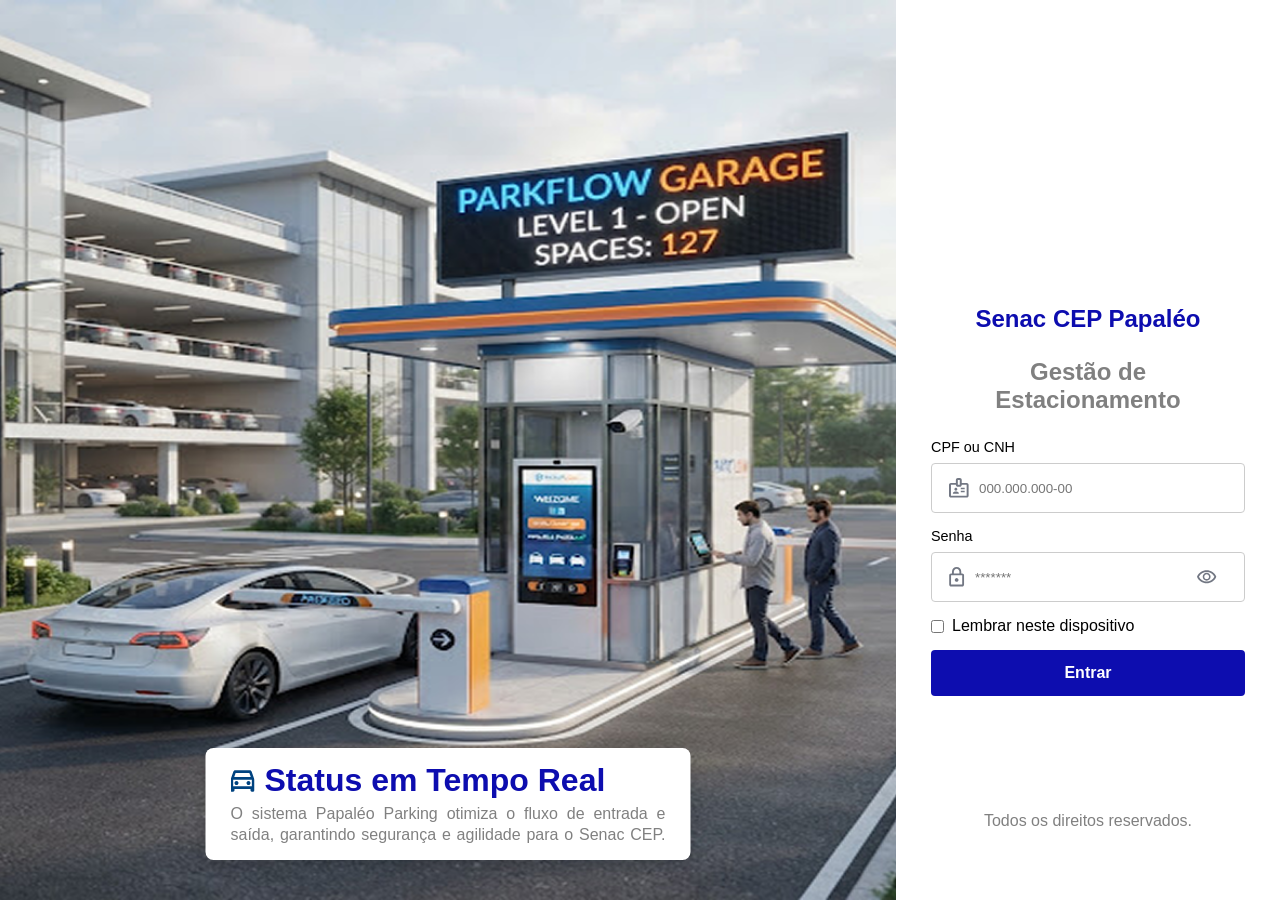
<file: index.html>
<!DOCTYPE html>
<html lang="pt-br">
<head>
    <title>Estacionamento Senac</title>
    <meta charset="UTF-8">
    <meta name="viewport" content="width=device-width, initial-scale=1.0">
    <link rel="stylesheet" href="style.css">
    <link rel="stylesheet" href="menu.css">
    <link rel="preconnect" href="https://fonts.googleapis.com">
    <link rel="preconnect" href="https://fonts.gstatic.com" crossorigin>
    <link href="https://fonts.googleapis.com/css2?family=Jockey+One&display=swap" rel="stylesheet">
</head>
<body>
    <main class="login-container">
            <!-- COLUNA DA ESQUERDA (70%) -->
            <aside class="imagem-wrapper">
                <img src="Assets - projeto estacionamento/Professional parking facility background.png" alt="fachada do estacionamento do Senac" class="bg-imagem">

                <div class="texto-imagem">
                    <h2>
                        <img src="Assets - projeto estacionamento/Icon-carro.svg" alt="ícone de carrinho" class="icon-titulo">
                        Status em Tempo Real</h2>
                    <p>O sistema Papaléo Parking otimiza o fluxo de entrada e
                    saída, garantindo segurança e agilidade para o Senac CEP.</p>
                </div>
            </aside> 
            <!-- COLUNA DA DIREITA (30%) -->
            <section class="login-form-side">
                <div class="title-name">
                    <div class="texto-login">
                        <h1>Senac CEP Papaléo</h1>
                        <p class="subtitulo">Gestão de Estacionamento</p>
                    </div>
                </div>
                    
                <form action="" method="post">
                    <!-- Campo Documento -->
                    <div class="input-container">
                        <label for="documento">CPF ou CNH</label>
                        <div class="input-wrapper">
                            <img src="Assets - projeto estacionamento/Icon-cracha.svg" alt="ícone de cadastro" class="input-icon">
                            <input type="text" id="documento" placeholder="000.000.000-00" required>
                        </div>
                    </div>

                    <!-- Campo Senha -->
                    <div class="input-container">
                        <label for="senha">Senha</label>
                        <div class="input-wrapper">
                            <img src="Assets - projeto estacionamento/Icon-cadeado.svg" alt="ícone de cadeado(senha)" class="input-icon">
                            <input type="password" id="senha" placeholder="*******" required>
                            <img src="Assets - projeto estacionamento/Icon-eye.svg" alt="ícone de visibilidade(senha)" class="input-icon">
                        </div>
                    </div>

                    <!-- Campo Lembrar -->
                    <div class="remember-group">
                        <input type="checkbox" id="lembrar" name="lembrar">
                        <label for="lembrar">Lembrar neste dispositivo</label>
                    </div>

                    <button type="submit">Entrar</button>
                </form>

                
                <footer class="text-information">
                    <div class="texto-final">
                        <p>Todos os direitos reservados.</p>
                    </div>
                </footer>
            </section>
    </main> 
</body>
</html>
</file>
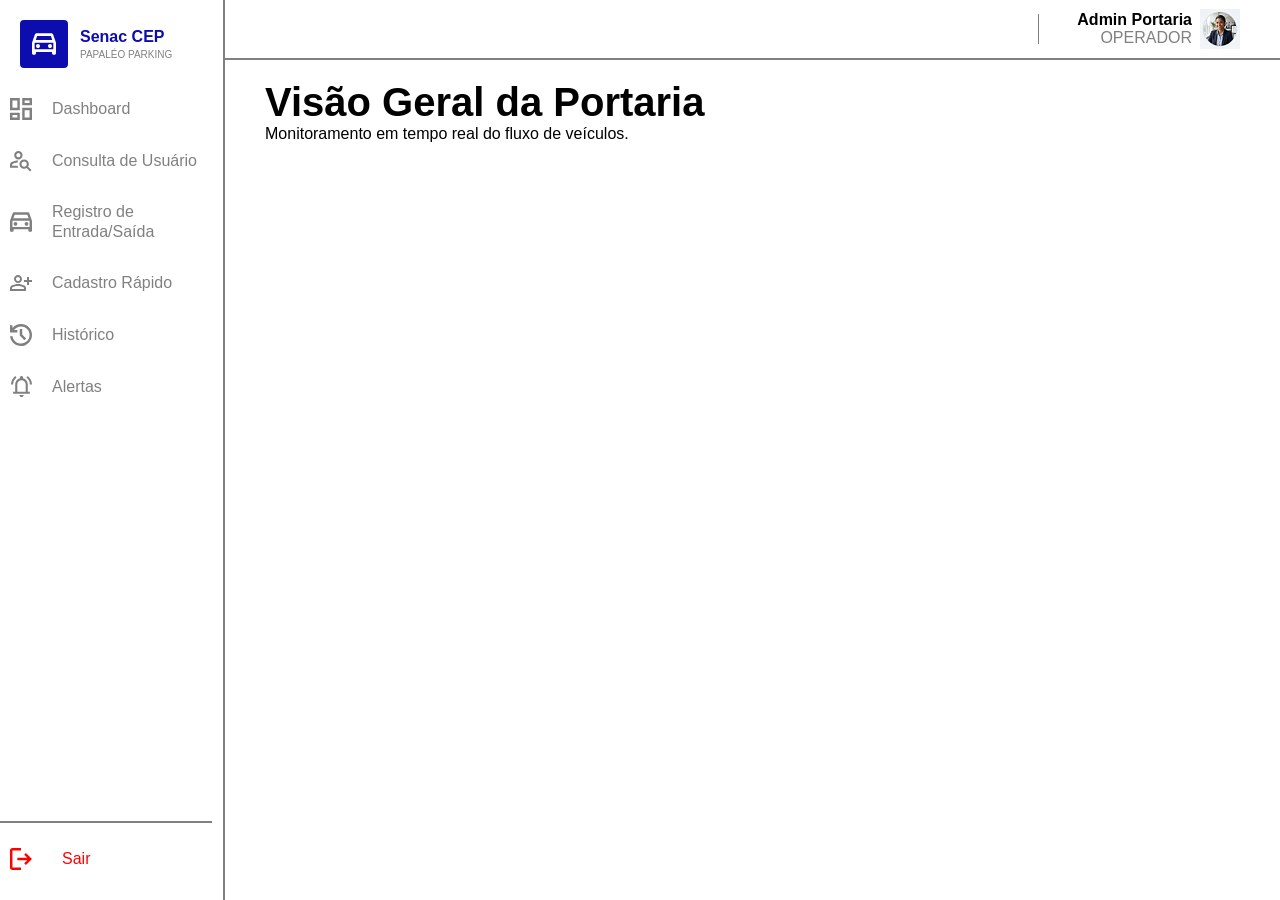
<file: menu.html>
<!DOCTYPE html>
        <html lang="pt-br">
        <head>
            <meta charset="UTF-8">
            <meta name="viewport" content="width=device-width, initial-scale=1.0">
            <title>Estacionamento Senac</title>
            <link rel="stylesheet" href="menu.css">
            <link rel="preconnect" href="https://fonts.googleapis.com">
            <link rel="preconnect" href="https://fonts.gstatic.com" crossorigin>
            <link href="https://fonts.googleapis.com/css2?family=Jockey+One&display=swap" rel="stylesheet">
        </head>
        <body>
            <header>
                <div class="perfil-do-administrador">
                    <img
                        src="Assets - projeto estacionamento/Foto de Perfil do Administrador.png"
                        alt="foto do perfil do Administrador" class="icon-perfil-do-administrador">

                    <div class="info-administrador">
                        <h2 class="titulo-admin">Admin Portaria</h2>
                        <p class="cargo-admin">OPERADOR</p>
                    </div>
                    <div class="barra-vertical-do-administrador"></div>
                </div>
            </header>
            <nav class="menu-lateral"aria-label="Navegacao Principal">
                <div class="icon-apresentacao">
                    <div class="balao-icon">
                        <img src="Assets - projeto estacionamento/Icon-carro.svg" alt="icone da apresentacao"
                        class="icon-de-apresentacao">
                    </div>
                    <div class="apresentacao">
                        <h2 class="nome-titulo">Senac CEP</h2>
                        <p class="text-subtitule">PAPALÉO PARKING</p>
                    </div>
                </div>
                <ul>
                <li class="item-menu">
                    <div class="conteudo-item"></div>
                    <a href="#" class="link-dashboard">
                        <span class="icon-menu Icon-dashboard"></span>
                        <span class="txt-link">Dashboard</span>
                    </a>
                </li>
                <li class="item-menu">
                    <div class="conteudo-item"></div>
                    <a href="#" class="link-consulta-usuario">
                        <span class="icon-menu Icon-consultar-usuarios"></span>
                        <span class="txt-link">Consulta de Usuário</span>
                    </a>
                </li>

                <li class="item-menu">
                    <div class="conteudo-item"></div>
                    <a href="#" class="link-entrada-saida">
                        <span class="icon-menu Icon-registrar-entradas-e-saidas"></span>
                        <span class="txt-link">Registro de<br/>Entrada/Saída</span>
                    </a>
                </li>

                <li class="item-menu">
                    <div class="conteudo-item"></div>
                    <a href="#" class="link-cadastrorpd">
                        <span class="icon-menu Icon-cadastro-rapido"></span>
                        <span class="txt-link">Cadastro Rápido</span> 
                    </a>
                </li>

                <li class="item-menu">
                    <div class="conteudo-item"></div>
                    <a href="#" class="link-historico">
                        <span class="icon-menu Icon-historico"></span>
                        <span class="txt-link">Histórico</span>
                    </a>
                </li>

                <li class="item-menu">
                    <div class="conteudo-item"></div>
                    <a href="#" class="link-alerta">
                        <span class="icon-menu Icon-alertas"></span>
                        <span class="txt-link">Alertas</span>
                    </a>
                </li>

                <li class="container-rodape">
                    <div class="barra-sair"></div>
                    <a href="#" class="link-sair">
                        <span class="icon-menu Icon-sair"></span>
                        <span class="txt-link">Sair</span>
                    </a>
                </li>
                </ul>
            </nav>
            <main class="conteudo-principal">
                <h1>Visão Geral da Portaria</h1>
                <p>Monitoramento em tempo real do fluxo de veículos.</p>
            </main>
        </body>
        </html>
</file>
<file: style.css>
:root {--cor-primaria: rgb(13, 13, 175);
    --cor-primaria-hover: darkblue;
    --cor-texto-secundario: gray;
    --cor-branca: #ffffff;
    --cor-borda-input: #ccc;
}

*{
    margin: 0;
    padding: 0;
    box-sizing: border-box; 
}

.login-container {
    width: 100%;
    height: 100vh;
    display: flex;
    flex-direction: row;
}

.imagem-wrapper{
    position: relative;
    width: 70%;
    height: 100vh;
    flex-shrink: 0;
}

.bg-imagem {
    width: 100%;
    height: 100vh;
    object-fit: cover;
    display: block;
}

.texto-imagem{
    position: absolute;
    bottom: 40px;
    left: 50%;
    transform: translateX(-50%);
    text-align: center;
    z-index: 10;
    background-color: var(--cor-branca);
    padding: 14px 25px;
    border-radius: 8px;
    box-shadow: 0 4px 15px rgba(0, 0, 0, 0.2);

    width: 80%;
    max-width: 485px;
}

.texto-imagem h2{
    margin: 0 0 5px 0;
    font-size: 2.0rem;
    color: var(--cor-primaria);

    display: flex;
    align-items: center;
    justify-content: flex-start;
    width: 100%;
    gap: 10px;
}

.texto-imagem p{
    margin: 4px 0 0 0;
    color: var(--cor-texto-secundario);
    text-align: justify;
    text-align-last: justify;
    width: 100%;

    font-size: 1.0rem;
    line-height: 1.3;
}

.login-form-side{
    width: 30%;
    height: 100vh;
    background-color: var(--cor-branca);
    display: flex;
    justify-content: space-between;
    flex-direction: column;
    align-items: center;
    position: relative;
    padding: 40px 35px ;
}

form{
    display: flex;
    flex-direction: column;
    gap: 15px;
    width: 100%;
}

.input-container{
    width: 100%;
    display: flex;
    flex-direction: column;
    gap: 8px;
}

.input-container label{
    font-size: 0.9rem;
    font-weight: 500;
}

.input-wrapper{
    width: 100%;
    display: flex;
    align-items: center;
    border: 1px solid var(--cor-borda-input);
    border-radius: 4px;
    padding: 14px 17px;
    background-color: var(--cor-branca);
}

.input-icon{
    width: 20px;
    height: 20px;
    margin-right: 10px;
}

.input-wrapper input{
    border: none;
    outline: none;
    width: 100%;
}

.texto-login{
    width: 100%;
    color: var(--cor-primaria);
    text-align: center;
}

.texto-login h1{
    text-align: center;
    margin: 15px;
}

.title-name{
    margin-top: 250px;
    width: 100%;
}

.title-name .subtitulo{
    font-size: 1.5rem;
    font-weight: 700;
    color: var(--cor-texto-secundario);
    text-align: center;
    margin-top: 0;
    margin: 25px;
}

button[type="submit"]{
    width: 100%;
    padding: 14px;
    background-color: var(--cor-primaria);
    color: var(--cor-branca);
    border: none;
    border-radius: 4px;
    font-size: 1rem;
    font-weight: bold;
    cursor: pointer;
}

button[type="submit"]:hover{
    background-color: var(--cor-primaria-hover);
}

.text-information {
    margin-top: auto;
    margin-bottom: 30px;
    width: 100%;
    display: flex;
    justify-content: center;
    align-items: center;
    color: var(--cor-texto-secundario);
}

.remember-group{
    width: 100%;
    display: flex;
    align-items: center;
    gap: 8px;
}

.icon-titulo{
    width: 24px;
    height: 24px;

    /*Para telas maiores, tentando entender como configurar e os porquês*/
}
@media (max-width: 769px){
    .login-container {
        flex-direction: column;
        height: auto;
        height: 100vh;
    }
    
    .imagem-wrapper{
        display: none;
    }

    .login-form-side{
        width: 100%;
        min-height: 100vh;
        padding: 30px 20px;
        justify-content: center;
        gap: 20px;
    }

    .title-name{
        margin-top: 0;
        width: 100%;
    }

    .texto-login h1{
        font-size: 1.5rem;
        margin: 0;
    }

    .title-name .subtitulo{
        font-size: 1rem;
        margin: 0;
    }

    .text-information{
        margin-top: 20px;
        margin-bottom: 0;

    }
}
</file>
<file: menu.css>
:root {
  --cor-primaria-rgb: rgb(13, 13, 175);
  --cor-secundario: gray;
  --cor-branca: #ffffff;
  --cursor-ativo: rgb(10, 149, 241);
  --cor-icon-sair: red;
}

* {
  margin: 0;
  padding: 0;
  box-sizing: border-box;
}

html, body {
  height: 100vh;
  background-color: var(--cor-branca);
  font-family: sans-serif;
  overflow: hidden; /* Evita rolagem na página inteira no monitor */
}

/* CABEÇALHO (HEADER) */
header {
  display: flex;
  flex-direction: row; 
  align-items: center;
  justify-content: flex-end;
  position: absolute;
  top: 0;
  right: 0;
  width: calc(100% - 225px); /* Desconta a largura da barra lateral */
  height: 60px;
  padding: 0 40px;
  background-color: var(--cor-branca);
  border-bottom: 2px solid var(--cor-secundario);
  z-index: 10;
}

.perfil-do-administrador {
  display: flex;
  flex-direction: row;
  align-items: center;
  gap: 8px;
}

.icon-perfil-do-administrador {
  order: 2;
}

.info-administrador {
  display: flex;
  flex-direction: column;
  order: 1;
}

.titulo-admin {
  font-size: 16px;
}

.cargo-admin {
  display: flex;
  margin-left: auto;
  color: grey
}

.barra-vertical-do-administrador {
  height: 30px;
  display: flex;
  justify-content: flex-end;
  border-left: 1.5px solid var(--cor-secundario);
  padding: 15px;
}

.icon-apresentacao{
  display: inline-flex;
  flex-direction: row;
  align-items: center;
  gap: 12px;
  margin: 20px;
  width: 100%;
}

.apresentacao{
  display: flex;
  flex-direction: column;
  justify-content: flex-end;
  margin: 0;
  padding: 0;
}

.nome-titulo{
  color: var(--cor-primaria-rgb);
  margin: 0;
  font-size: 1.0rem;
  font-weight: bolder;
  line-height: 1;
  margin: 0;
  padding: 0;
  display: block;
}

.text-subtitule{
  margin: 4px 0 0 0;
  font-size:x-small;
  color: grey;
}

.balao-icon{
  display: inline-flex;
  justify-content: center;
  align-items: center;
  background-color: var(--cor-primaria-rgb);
  border: 2px solid var(--cor-primaria-rgb);
  border-radius: 4px;
  padding: 10px;
  flex-shrink: 0;
}
.icon-de-apresentacao {
  filter: brightness(0) invert(1); /* Correção da imagem: Força o ícone escuro a ficar branco puro */
  width: 24px;  /* Ajuste de tamanho padrão para ícones de tela */
  height: 24px;
  display: block;
}


/* MENU LATERAL (SIDEBAR) */
nav.menu-lateral {
  width: 225px;
  height: 100vh;
  position: fixed;
  top: 0;
  left: 0;
  background-color: var(--cor-branca);
  border-right: 2px solid var(--cor-secundario);
  padding: 0 0 0 0;
  display: flex;
  flex-direction: column;
}

ul {
  list-style-type: none;
  display: flex;
  flex-direction: column;
  gap: 10px;
  line-height: 20px;
  height: 100%;
}

ul li.item-menu {
  display: flex;
  flex-direction: row;
  align-items: center;
  transition: 0.2s;
  border-radius: 4px;
}

ul li.item-menu:hover {
  background: var(--cursor-ativo);
}

ul li.item-menu a {
  display: flex;
  flex-direction: row;
  align-items: center;
  text-decoration: none;
  color: var(--cor-secundario);
  padding: 10px;
  line-height: 20px;
}

ul li.item-menu a .txt-link {
  margin-left: 20px;
}

.conteudo-item {
  display: flex;
  align-items: center;
}

.icon-menu {
  display: inline-block;
  width: 22px;
  height: 22px;
  background-color: gray;

  -webkit-mask-repeat: no-repeat;
  mask-repeat: no-repeat;
  -webkit-mask-position: center;
  mask-position: center;
  -webkit-mask-size: contain;
  mask-size: contain;
}

/* Ícones Mapeados */
.Icon-dashboard {
  -webkit-mask-image: url("Assets - projeto estacionamento/Icon-dashboard.svg");
  mask-image: url("Assets - projeto estacionamento/Icon-dashboard.svg");
}

.Icon-consultar-usuarios {
  -webkit-mask-image: url("Assets - projeto estacionamento/Icon-consultar-usuarios.svg");
  mask-image: url("Assets - projeto estacionamento/Icon-consultar-usuarios.svg");
}

.Icon-registrar-entradas-e-saidas {
  -webkit-mask-image: url("Assets - projeto estacionamento/Icon-registrar-entradas-e-saidas.svg");
  mask-image: url("Assets - projeto estacionamento/Icon-registrar-entradas-e-saidas.svg");
}

.Icon-cadastro-rapido {
  -webkit-mask-image: url("Assets - projeto estacionamento/Icon-cadastro-rapido.svg");
  mask-image: url("Assets - projeto estacionamento/Icon-cadastro-rapido.svg");
}

.Icon-historico {
  -webkit-mask-image: url("Assets - projeto estacionamento/Icon-historico.svg");
  mask-image: url("Assets - projeto estacionamento/Icon-historico.svg");
}

.Icon-alertas {
  -webkit-mask-image: url("Assets - projeto estacionamento/Icon-alertas.svg");
  mask-image: url("Assets - projeto estacionamento/Icon-alertas.svg");
}

.Icon-sair {
  -webkit-mask-image: url("Assets - projeto estacionamento/Icon-sair.svg");
  mask-image: url("Assets - projeto estacionamento/Icon-sair.svg");
  background-color: var(--cor-icon-sair);
}

/* Rodapé do Menu (Barra + Botão Sair) */
.container-rodape {
  margin-top: auto;
  padding-bottom: 20px;
  display: flex;
  flex-direction: column;
  gap: 15px;
  width: 100%;
}

.barra-sair {
  width: 95%;
  border-top: 2px solid var(--cor-secundario);
}

.link-sair {
  display: flex;
  flex-direction: row;
  align-items: center;
  gap: 30px;
  color: var(--cor-icon-sair);
  text-decoration: none;
  padding: 10px;
  border-radius: 4px;
  transition: 0.2s;
  cursor: pointer;
}

.link-sair:hover {
  background: var(--cursor-ativo);
}

/* ÁREA DO CONTEÚDO PRINCIPAL (ONDE VOCÊ VAI TRABALHAR AGORA) */
.conteudo-principal {
  margin-left: 225px; /* Abre espaço exato para não ficar atrás do menu fixed */
  padding-top: 80px;  /* Descola do header que está com position absolute */
  padding-left: 40px;
  padding-right: 40px;
  height: 100vh;
  overflow-y: auto;   /* Habilita rolagem apenas no conteúdo se a tabela for grande */
}

.conteudo-principal h1{
  font-size: 2.5rem;
}

.conteudo-principal p{
  font-size: 1.0rem;
}
</file>
